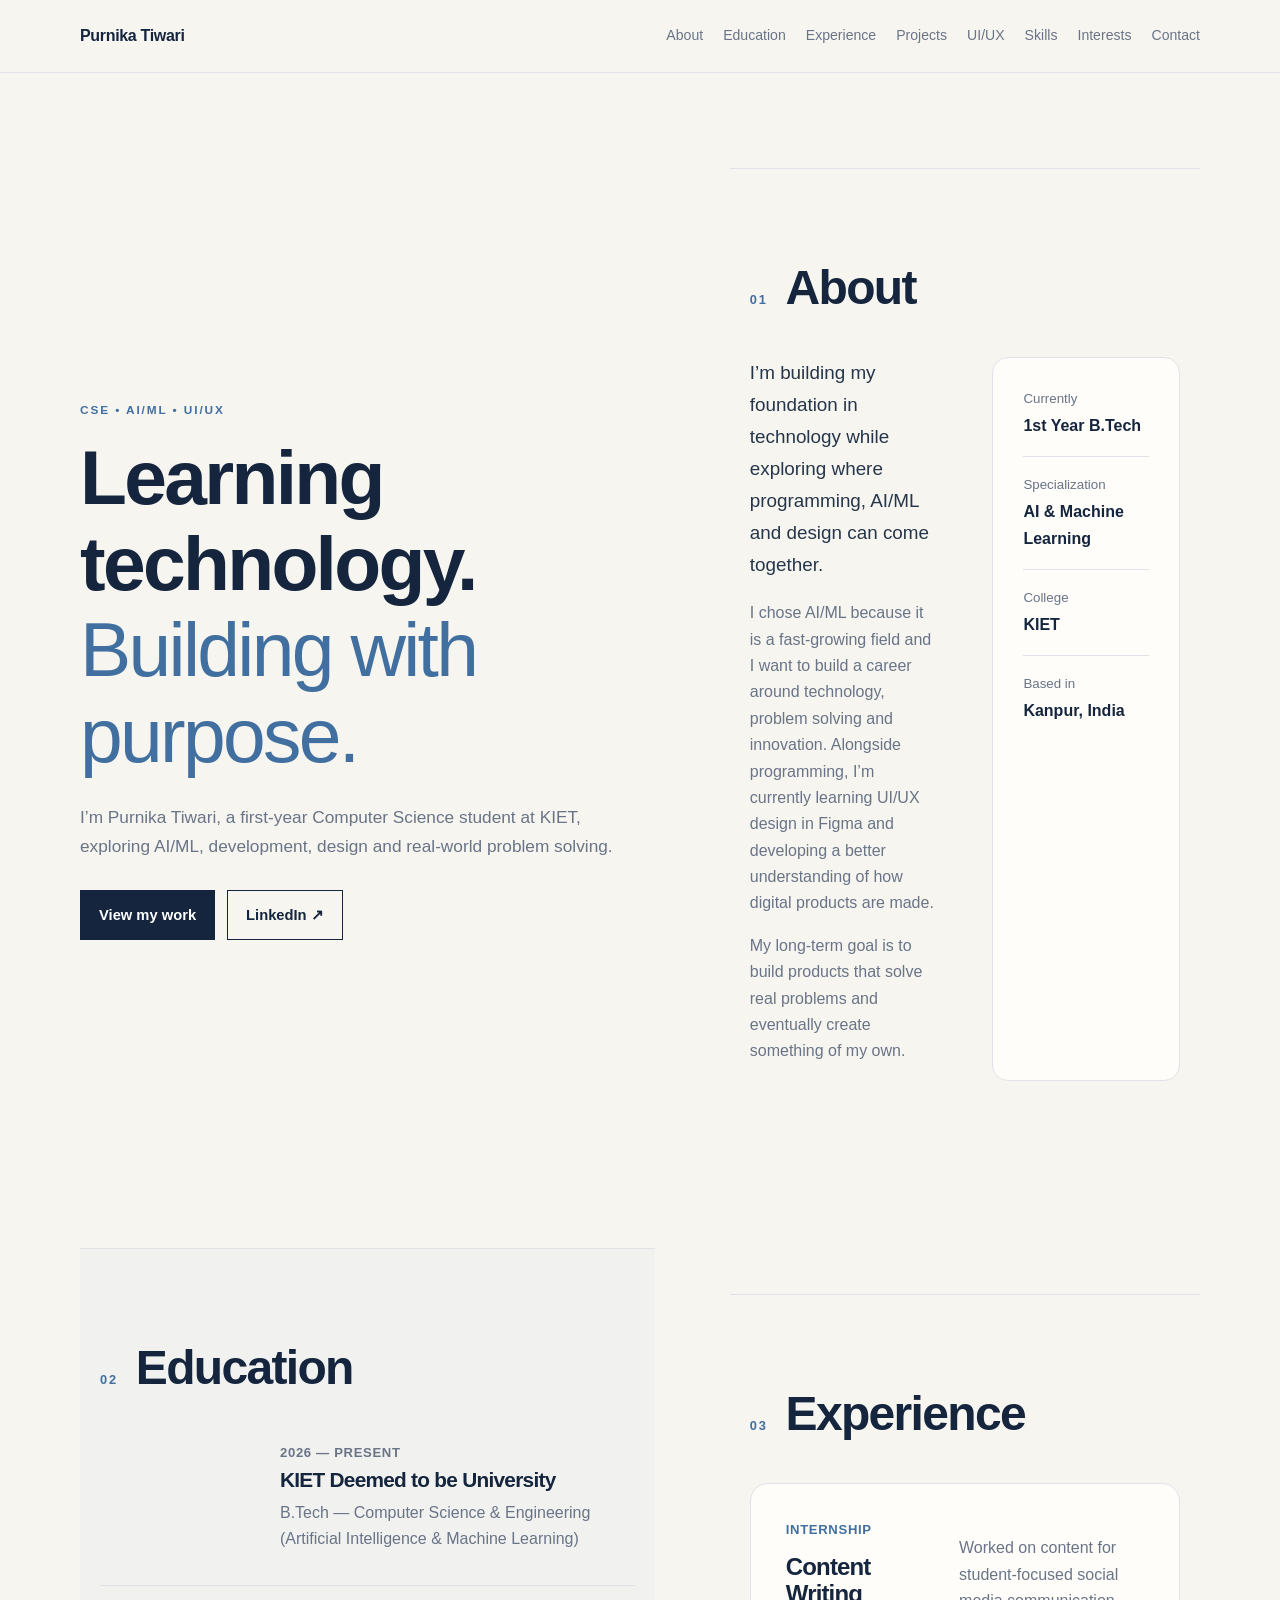
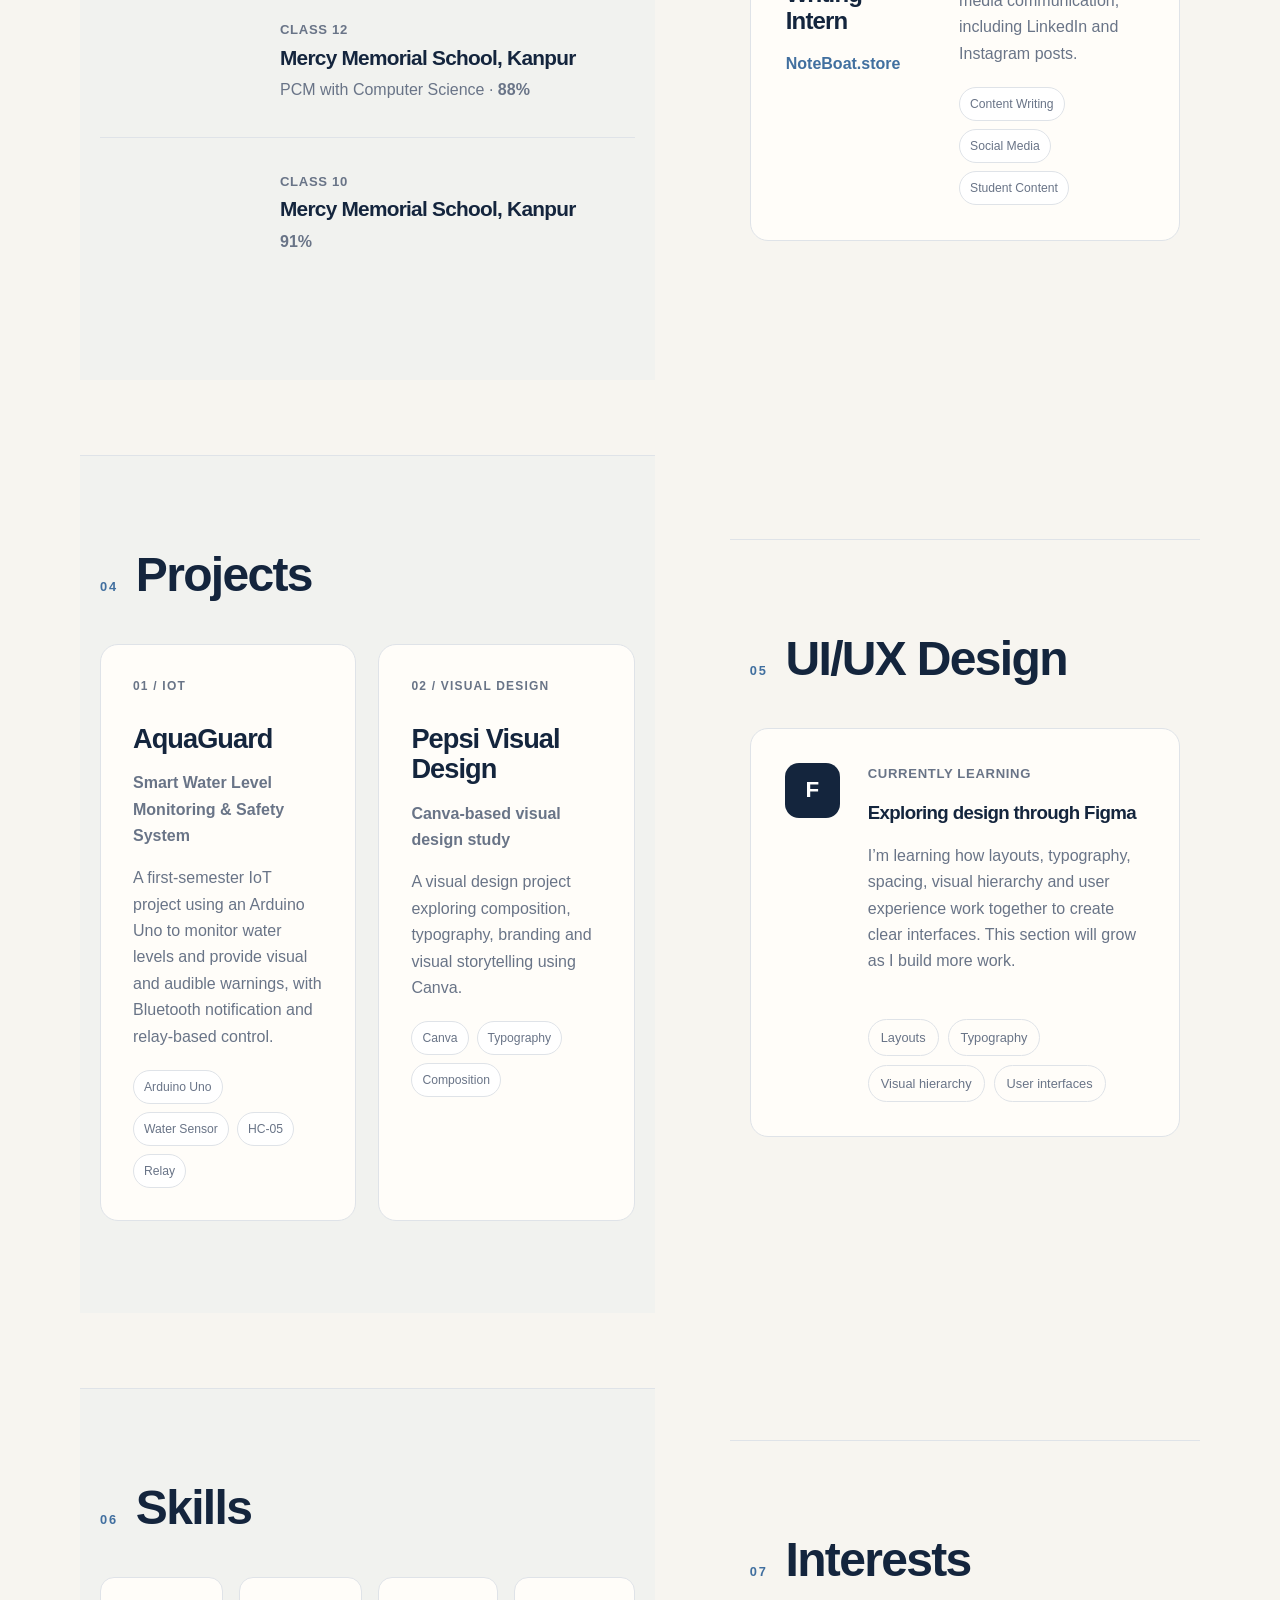
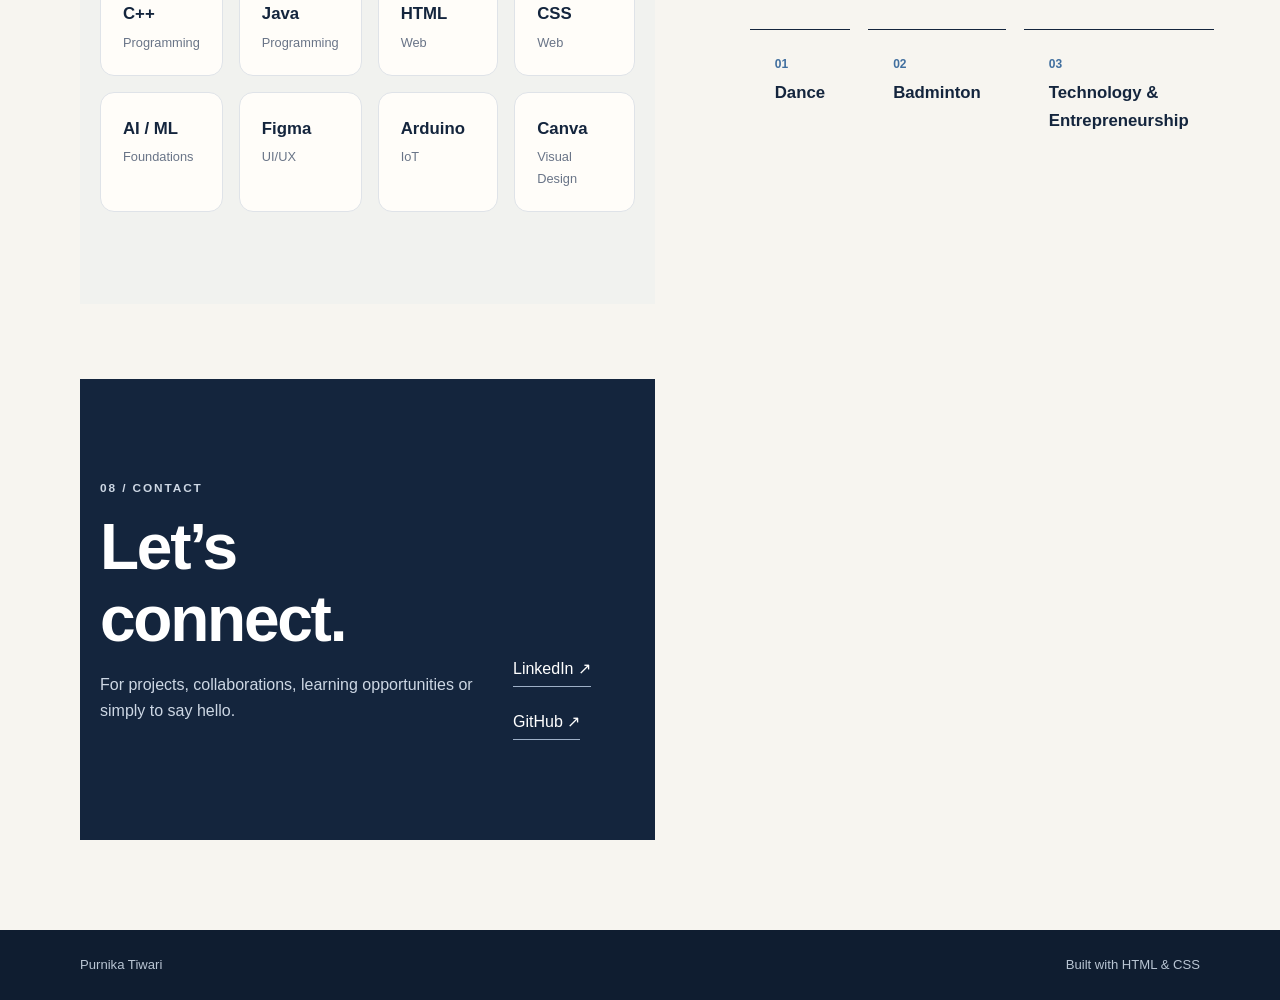
<file: index.html>
<!DOCTYPE html>
<html lang="en">
<head>
  <meta charset="UTF-8">
  <meta name="viewport" content="width=device-width, initial-scale=1.0">

  <meta
    name="description"
    content="Portfolio of Purnika Tiwari — CSE student specializing in AI/ML, exploring development, UI/UX and IoT."
  >

  <title>Purnika Tiwari | CSE • AI/ML • UI/UX</title>

  <link rel="stylesheet" href="style.css">
</head>

<body>

<header class="site-header">
  <div class="container nav">

    <a class="brand" href="#home">
      Purnika Tiwari
    </a>

    <nav aria-label="Main navigation">
      <a href="#about">About</a>
      <a href="#education">Education</a>
      <a href="#experience">Experience</a>
      <a href="#projects">Projects</a>
      <a href="#uiux">UI/UX</a>
      <a href="#skills">Skills</a>
      <a href="#interests">Interests</a>
      <a href="#contact">Contact</a>
    </nav>

  </div>
</header>


<main>

  <!-- HERO -->
  <section id="home" class="hero">

    <div class="container hero-grid">

      <div class="hero-copy">

        <p class="eyebrow">
          CSE • AI/ML • UI/UX
        </p>

        <h1>
          Learning technology.<br>
          <span>Building with purpose.</span>
        </h1>

        <p class="hero-text">
          I’m Purnika Tiwari, a first-year Computer Science student at KIET,
          exploring AI/ML, development, design and real-world problem solving.
        </p>

        <div class="hero-actions">

          <a class="button primary" href="#projects">
            View my work
          </a>

          <a
            class="button secondary"
            href="https://www.linkedin.com/in/purnika-tiwari-0a74813b6"
            target="_blank"
            rel="noopener"
          >
            LinkedIn ↗
          </a>

        </div>

      </div>


      


  <!-- ABOUT -->
  <section id="about" class="section">

    <div class="container">

      <div class="section-heading">
        <span>01</span>
        <h2>About</h2>
      </div>

      <div class="about-grid">

        <div>

          <p class="lead">
            I’m building my foundation in technology while exploring where
            programming, AI/ML and design can come together.
          </p>

          <p>
            I chose AI/ML because it is a fast-growing field and I want to
            build a career around technology, problem solving and innovation.
            Alongside programming, I’m currently learning UI/UX design in
            Figma and developing a better understanding of how digital
            products are made.
          </p>

          <p>
            My long-term goal is to build products that solve real problems
            and eventually create something of my own.
          </p>

        </div>


        <aside class="info-card">

          <div>
            <small>Currently</small>
            <strong>1st Year B.Tech</strong>
          </div>

          <div>
            <small>Specialization</small>
            <strong>AI & Machine Learning</strong>
          </div>

          <div>
            <small>College</small>
            <strong>KIET</strong>
          </div>

          <div>
            <small>Based in</small>
            <strong>Kanpur, India</strong>
          </div>

        </aside>

      </div>

    </div>

  </section>


  <!-- EDUCATION -->
  <section id="education" class="section muted">

    <div class="container">

      <div class="section-heading">
        <span>02</span>
        <h2>Education</h2>
      </div>


      <div class="timeline">

        <article class="timeline-item current">

          <div class="timeline-dot"></div>

          <div class="timeline-content">

            <p class="date">
              2026 — Present
            </p>

            <h3>
              KIET Deemed to be University
            </h3>

            <p>
              B.Tech — Computer Science & Engineering
              (Artificial Intelligence & Machine Learning)
            </p>

          </div>

        </article>


        <article class="timeline-item">

          <div class="timeline-dot"></div>

          <div class="timeline-content">

            <p class="date">
              Class 12
            </p>

            <h3>
              Mercy Memorial School, Kanpur
            </h3>

            <p>
              PCM with Computer Science ·
              <strong>88%</strong>
            </p>

          </div>

        </article>


        <article class="timeline-item">

          <div class="timeline-dot"></div>

          <div class="timeline-content">

            <p class="date">
              Class 10
            </p>

            <h3>
              Mercy Memorial School, Kanpur
            </h3>

            <p>
              <strong>91%</strong>
            </p>

          </div>

        </article>

      </div>

    </div>

  </section>


  <!-- EXPERIENCE -->
  <section id="experience" class="section">

    <div class="container">

      <div class="section-heading">
        <span>03</span>
        <h2>Experience</h2>
      </div>


      <article class="experience-card">

        <div>

          <p class="date">
            Internship
          </p>

          <h3>
            Content Writing Intern
          </h3>

          <p class="company">
            NoteBoat.store
          </p>

        </div>


        <div class="experience-body">

          <p>
            Worked on content for student-focused social media communication,
            including LinkedIn and Instagram posts.
          </p>

          <div class="tags">

            <span>Content Writing</span>
            <span>Social Media</span>
            <span>Student Content</span>

          </div>

        </div>

      </article>

    </div>

  </section>


  <!-- PROJECTS -->
  <section id="projects" class="section muted">

    <div class="container">

      <div class="section-heading">
        <span>04</span>
        <h2>Projects</h2>
      </div>


      <div class="project-grid">

        <!-- PROJECT 1 -->
        <article class="project-card">

          <p class="project-number">
            01 / IoT
          </p>

          <h3>
            AquaGuard
          </h3>

          <p class="project-subtitle">
            Smart Water Level Monitoring & Safety System
          </p>

          <p>
            A first-semester IoT project using an Arduino Uno to monitor
            water levels and provide visual and audible warnings, with
            Bluetooth notification and relay-based control.
          </p>

          <div class="tags">

            <span>Arduino Uno</span>
            <span>Water Sensor</span>
            <span>HC-05</span>
            <span>Relay</span>

          </div>

        </article>


        <!-- PROJECT 2 -->
        <article class="project-card">

          <p class="project-number">
            02 / Visual Design
          </p>

          <h3>
            Pepsi Visual Design
          </h3>

          <p class="project-subtitle">
            Canva-based visual design study
          </p>

          <p>
            A visual design project exploring composition, typography,
            branding and visual storytelling using Canva.
          </p>

          <div class="tags">

            <span>Canva</span>
            <span>Typography</span>
            <span>Composition</span>

          </div>

        </article>

      </div>

    </div>

  </section>


  <!-- UI/UX -->
  <section id="uiux" class="section">

    <div class="container">

      <div class="section-heading">
        <span>05</span>
        <h2>UI/UX Design</h2>
      </div>


      <div class="uiux-card">

        <div class="uiux-mark">
          F
        </div>

        <div>

          <p class="date">
            Currently learning
          </p>

          <h3>
            Exploring design through Figma
          </h3>

          <p>
            I’m learning how layouts, typography, spacing, visual hierarchy
            and user experience work together to create clear interfaces.
            This section will grow as I build more work.
          </p>

        </div>


        <div class="uiux-list">

          <span>Layouts</span>
          <span>Typography</span>
          <span>Visual hierarchy</span>
          <span>User interfaces</span>

        </div>

      </div>

    </div>

  </section>


  <!-- SKILLS -->
  <section id="skills" class="section muted">

    <div class="container">

      <div class="section-heading">
        <span>06</span>
        <h2>Skills</h2>
      </div>


      <div class="skills-grid">

        <div class="skill">
          <strong>C++</strong>
          <span>Programming</span>
        </div>

        <div class="skill">
          <strong>Java</strong>
          <span>Programming</span>
        </div>

        <div class="skill">
          <strong>HTML</strong>
          <span>Web</span>
        </div>

        <div class="skill">
          <strong>CSS</strong>
          <span>Web</span>
        </div>

        <div class="skill">
          <strong>AI / ML</strong>
          <span>Foundations</span>
        </div>

        <div class="skill">
          <strong>Figma</strong>
          <span>UI/UX</span>
        </div>

        <div class="skill">
          <strong>Arduino</strong>
          <span>IoT</span>
        </div>

        <div class="skill">
          <strong>Canva</strong>
          <span>Visual Design</span>
        </div>

      </div>

    </div>

  </section>


  <!-- INTERESTS -->
  <section id="interests" class="section">

    <div class="container">

      <div class="section-heading">
        <span>07</span>
        <h2>Interests</h2>
      </div>


      <div class="interest-row">

        <div>
          <span>01</span>
          <strong>Dance</strong>
        </div>

        <div>
          <span>02</span>
          <strong>Badminton</strong>
        </div>

        <div>
          <span>03</span>
          <strong>Technology & Entrepreneurship</strong>
        </div>

      </div>

    </div>

  </section>


  <!-- CONTACT -->
  <section id="contact" class="contact-section">

    <div class="container contact-inner">

      <div>

        <p class="eyebrow">
          08 / CONTACT
        </p>

        <h2>
          Let’s connect.
        </h2>

        <p>
          For projects, collaborations, learning opportunities
          or simply to say hello.
        </p>

      </div>


      <div class="contact-links">

        <a
          href="https://www.linkedin.com/in/purnika-tiwari-0a74813b6"
          target="_blank"
          rel="noopener"
        >
          LinkedIn ↗
        </a>

        <a
          href="https://github.com/YOUR_GITHUB_USERNAME"
          target="_blank"
          rel="noopener"
        >
          GitHub ↗
        </a>

      </div>

    </div>

  </section>

</main>


<footer>

  <div class="container footer-inner">

    <span>
      Purnika Tiwari
    </span>

    <span>
      Built with HTML & CSS
    </span>

  </div>

</footer>


</body>
</html>
</file>
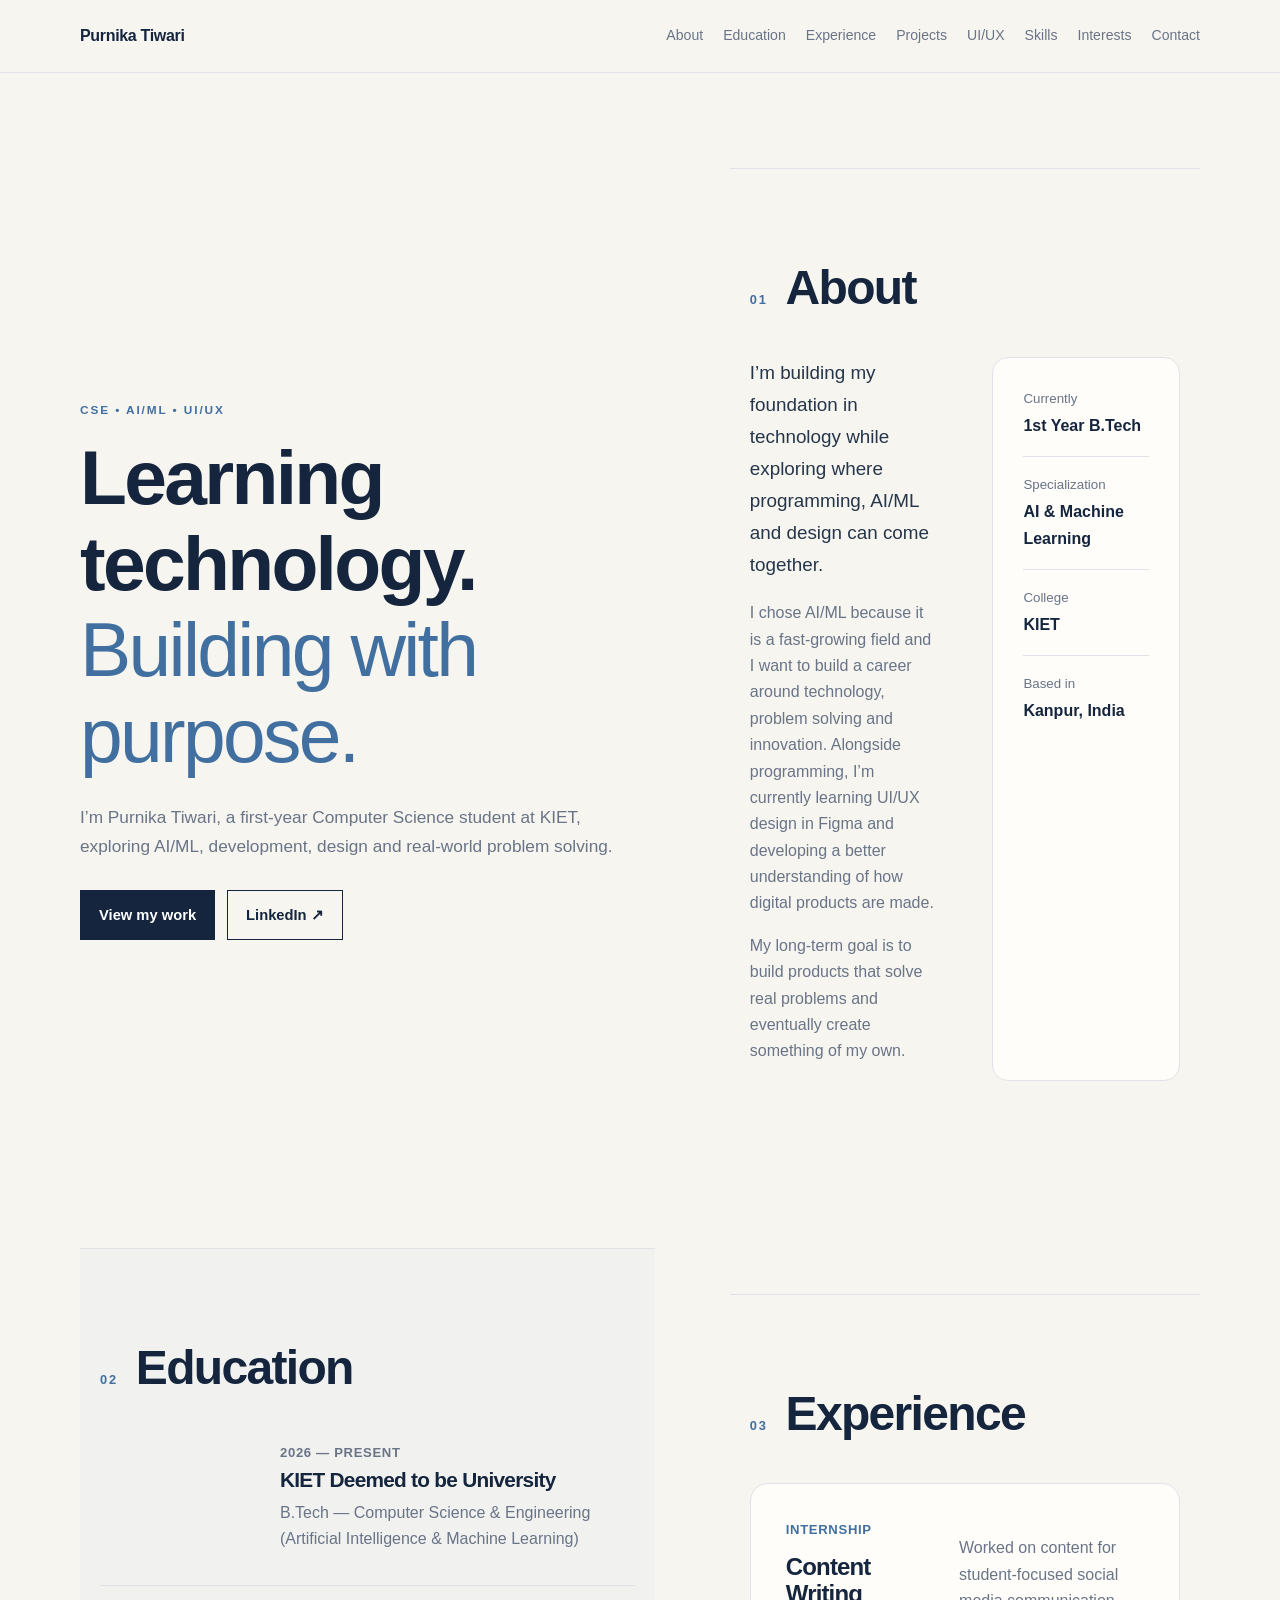
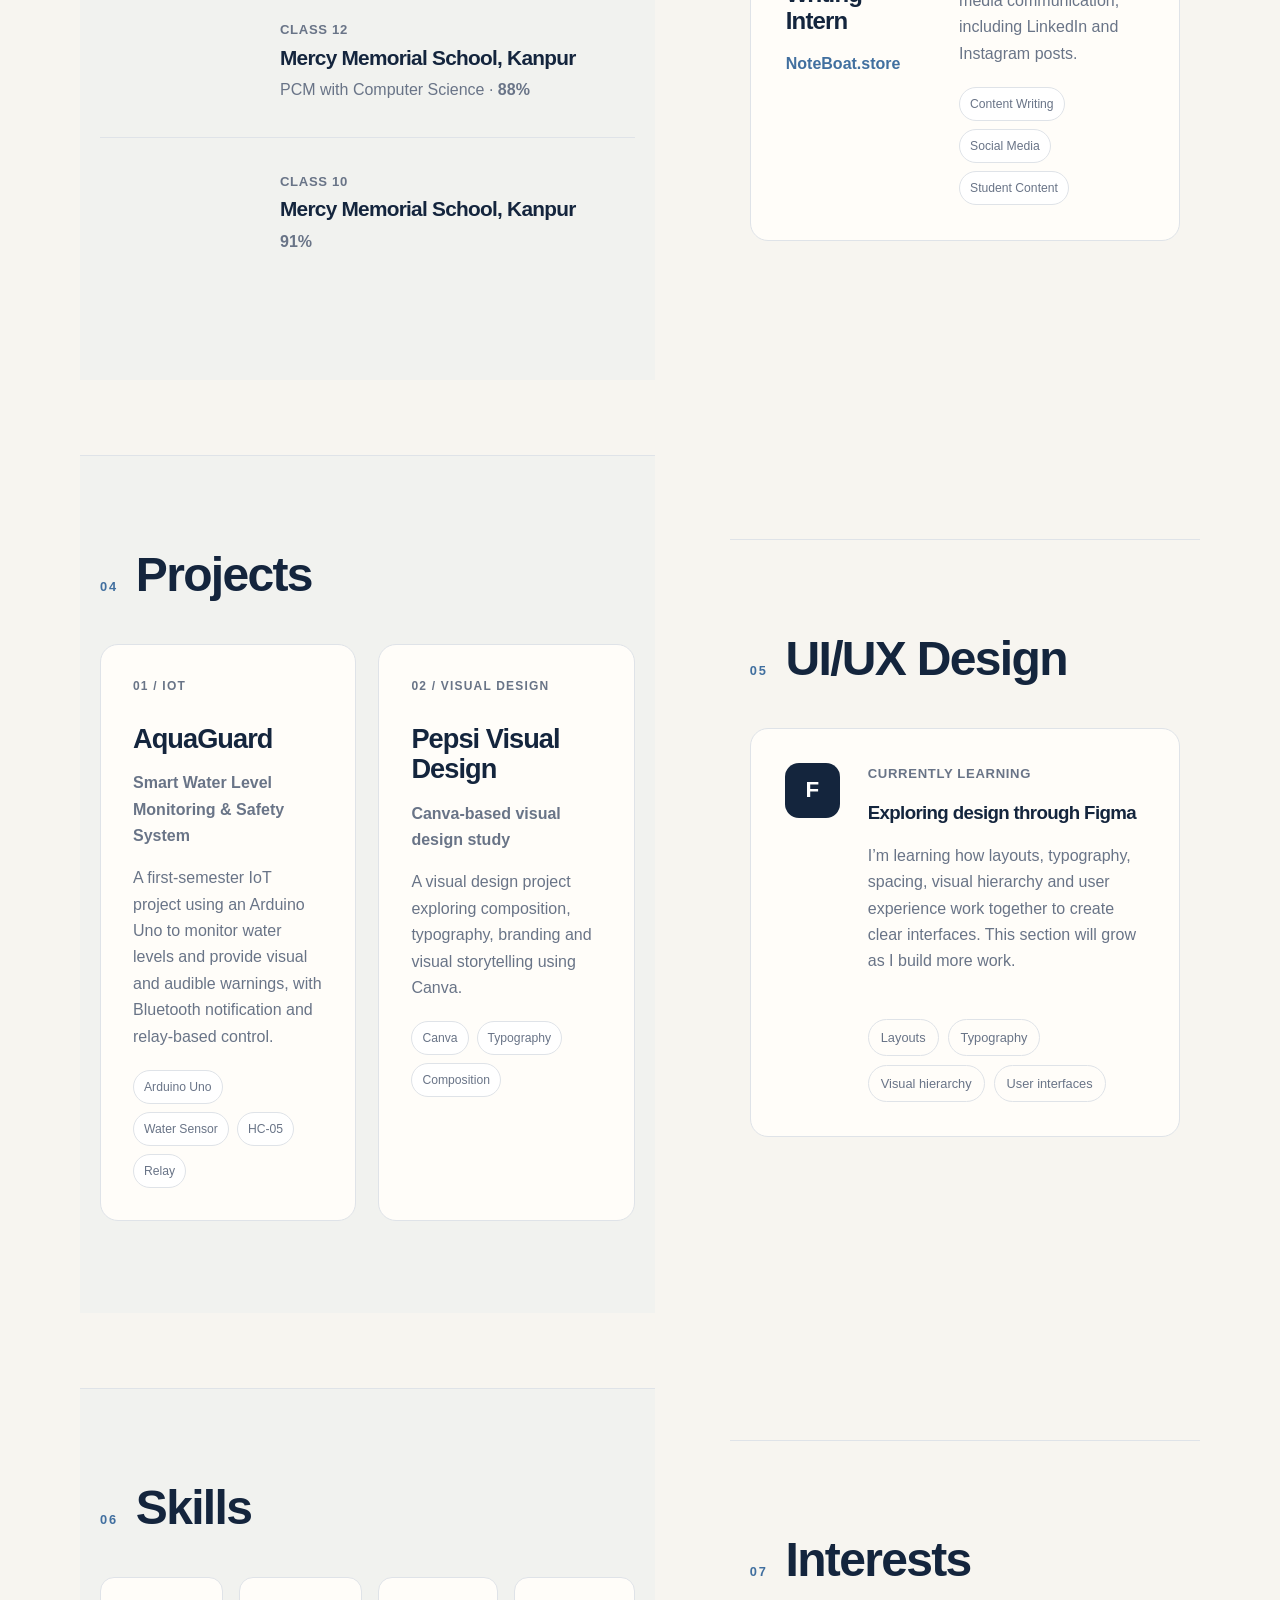
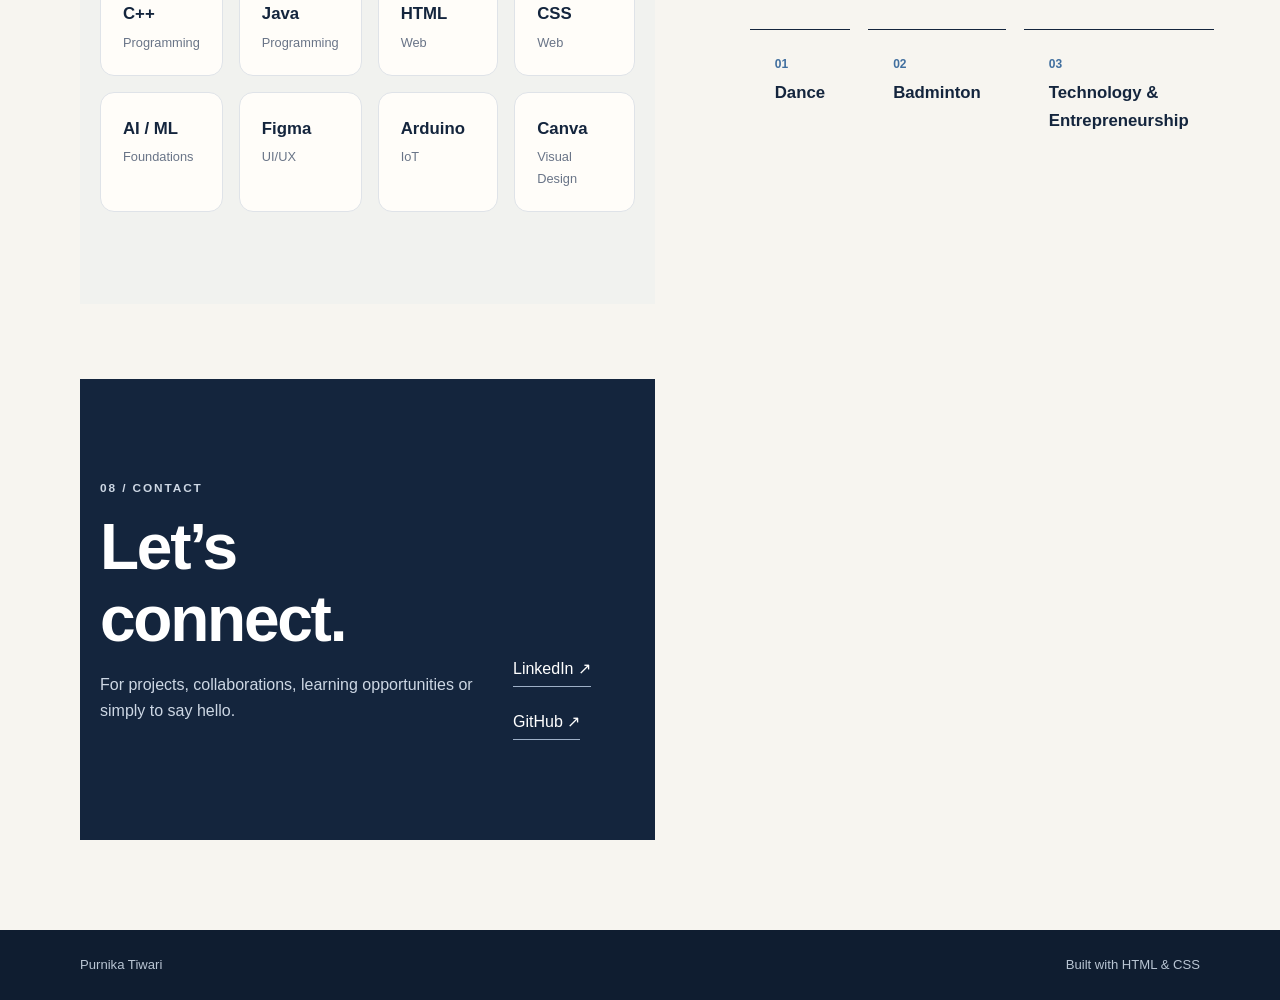
<file: portfolio.html>
<!DOCTYPE html>
<html lang="en">
<head>
  <meta charset="UTF-8">
  <meta name="viewport" content="width=device-width, initial-scale=1.0">

  <meta
    name="description"
    content="Portfolio of Purnika Tiwari — CSE student specializing in AI/ML, exploring development, UI/UX and IoT."
  >

  <title>Purnika Tiwari | CSE • AI/ML • UI/UX</title>

  <link rel="stylesheet" href="style.css">
</head>

<body>

<header class="site-header">
  <div class="container nav">

    <a class="brand" href="#home">
      Purnika Tiwari
    </a>

    <nav aria-label="Main navigation">
      <a href="#about">About</a>
      <a href="#education">Education</a>
      <a href="#experience">Experience</a>
      <a href="#projects">Projects</a>
      <a href="#uiux">UI/UX</a>
      <a href="#skills">Skills</a>
      <a href="#interests">Interests</a>
      <a href="#contact">Contact</a>
    </nav>

  </div>
</header>


<main>

  <!-- HERO -->
  <section id="home" class="hero">

    <div class="container hero-grid">

      <div class="hero-copy">

        <p class="eyebrow">
          CSE • AI/ML • UI/UX
        </p>

        <h1>
          Learning technology.<br>
          <span>Building with purpose.</span>
        </h1>

        <p class="hero-text">
          I’m Purnika Tiwari, a first-year Computer Science student at KIET,
          exploring AI/ML, development, design and real-world problem solving.
        </p>

        <div class="hero-actions">

          <a class="button primary" href="#projects">
            View my work
          </a>

          <a
            class="button secondary"
            href="https://www.linkedin.com/in/purnika-tiwari-0a74813b6"
            target="_blank"
            rel="noopener"
          >
            LinkedIn ↗
          </a>

        </div>

      </div>


      


  <!-- ABOUT -->
  <section id="about" class="section">

    <div class="container">

      <div class="section-heading">
        <span>01</span>
        <h2>About</h2>
      </div>

      <div class="about-grid">

        <div>

          <p class="lead">
            I’m building my foundation in technology while exploring where
            programming, AI/ML and design can come together.
          </p>

          <p>
            I chose AI/ML because it is a fast-growing field and I want to
            build a career around technology, problem solving and innovation.
            Alongside programming, I’m currently learning UI/UX design in
            Figma and developing a better understanding of how digital
            products are made.
          </p>

          <p>
            My long-term goal is to build products that solve real problems
            and eventually create something of my own.
          </p>

        </div>


        <aside class="info-card">

          <div>
            <small>Currently</small>
            <strong>1st Year B.Tech</strong>
          </div>

          <div>
            <small>Specialization</small>
            <strong>AI & Machine Learning</strong>
          </div>

          <div>
            <small>College</small>
            <strong>KIET</strong>
          </div>

          <div>
            <small>Based in</small>
            <strong>Kanpur, India</strong>
          </div>

        </aside>

      </div>

    </div>

  </section>


  <!-- EDUCATION -->
  <section id="education" class="section muted">

    <div class="container">

      <div class="section-heading">
        <span>02</span>
        <h2>Education</h2>
      </div>


      <div class="timeline">

        <article class="timeline-item current">

          <div class="timeline-dot"></div>

          <div class="timeline-content">

            <p class="date">
              2026 — Present
            </p>

            <h3>
              KIET Deemed to be University
            </h3>

            <p>
              B.Tech — Computer Science & Engineering
              (Artificial Intelligence & Machine Learning)
            </p>

          </div>

        </article>


        <article class="timeline-item">

          <div class="timeline-dot"></div>

          <div class="timeline-content">

            <p class="date">
              Class 12
            </p>

            <h3>
              Mercy Memorial School, Kanpur
            </h3>

            <p>
              PCM with Computer Science ·
              <strong>88%</strong>
            </p>

          </div>

        </article>


        <article class="timeline-item">

          <div class="timeline-dot"></div>

          <div class="timeline-content">

            <p class="date">
              Class 10
            </p>

            <h3>
              Mercy Memorial School, Kanpur
            </h3>

            <p>
              <strong>91%</strong>
            </p>

          </div>

        </article>

      </div>

    </div>

  </section>


  <!-- EXPERIENCE -->
  <section id="experience" class="section">

    <div class="container">

      <div class="section-heading">
        <span>03</span>
        <h2>Experience</h2>
      </div>


      <article class="experience-card">

        <div>

          <p class="date">
            Internship
          </p>

          <h3>
            Content Writing Intern
          </h3>

          <p class="company">
            NoteBoat.store
          </p>

        </div>


        <div class="experience-body">

          <p>
            Worked on content for student-focused social media communication,
            including LinkedIn and Instagram posts.
          </p>

          <div class="tags">

            <span>Content Writing</span>
            <span>Social Media</span>
            <span>Student Content</span>

          </div>

        </div>

      </article>

    </div>

  </section>


  <!-- PROJECTS -->
  <section id="projects" class="section muted">

    <div class="container">

      <div class="section-heading">
        <span>04</span>
        <h2>Projects</h2>
      </div>


      <div class="project-grid">

        <!-- PROJECT 1 -->
        <article class="project-card">

          <p class="project-number">
            01 / IoT
          </p>

          <h3>
            AquaGuard
          </h3>

          <p class="project-subtitle">
            Smart Water Level Monitoring & Safety System
          </p>

          <p>
            A first-semester IoT project using an Arduino Uno to monitor
            water levels and provide visual and audible warnings, with
            Bluetooth notification and relay-based control.
          </p>

          <div class="tags">

            <span>Arduino Uno</span>
            <span>Water Sensor</span>
            <span>HC-05</span>
            <span>Relay</span>

          </div>

        </article>


        <!-- PROJECT 2 -->
        <article class="project-card">

          <p class="project-number">
            02 / Visual Design
          </p>

          <h3>
            Pepsi Visual Design
          </h3>

          <p class="project-subtitle">
            Canva-based visual design study
          </p>

          <p>
            A visual design project exploring composition, typography,
            branding and visual storytelling using Canva.
          </p>

          <div class="tags">

            <span>Canva</span>
            <span>Typography</span>
            <span>Composition</span>

          </div>

        </article>

      </div>

    </div>

  </section>


  <!-- UI/UX -->
  <section id="uiux" class="section">

    <div class="container">

      <div class="section-heading">
        <span>05</span>
        <h2>UI/UX Design</h2>
      </div>


      <div class="uiux-card">

        <div class="uiux-mark">
          F
        </div>

        <div>

          <p class="date">
            Currently learning
          </p>

          <h3>
            Exploring design through Figma
          </h3>

          <p>
            I’m learning how layouts, typography, spacing, visual hierarchy
            and user experience work together to create clear interfaces.
            This section will grow as I build more work.
          </p>

        </div>


        <div class="uiux-list">

          <span>Layouts</span>
          <span>Typography</span>
          <span>Visual hierarchy</span>
          <span>User interfaces</span>

        </div>

      </div>

    </div>

  </section>


  <!-- SKILLS -->
  <section id="skills" class="section muted">

    <div class="container">

      <div class="section-heading">
        <span>06</span>
        <h2>Skills</h2>
      </div>


      <div class="skills-grid">

        <div class="skill">
          <strong>C++</strong>
          <span>Programming</span>
        </div>

        <div class="skill">
          <strong>Java</strong>
          <span>Programming</span>
        </div>

        <div class="skill">
          <strong>HTML</strong>
          <span>Web</span>
        </div>

        <div class="skill">
          <strong>CSS</strong>
          <span>Web</span>
        </div>

        <div class="skill">
          <strong>AI / ML</strong>
          <span>Foundations</span>
        </div>

        <div class="skill">
          <strong>Figma</strong>
          <span>UI/UX</span>
        </div>

        <div class="skill">
          <strong>Arduino</strong>
          <span>IoT</span>
        </div>

        <div class="skill">
          <strong>Canva</strong>
          <span>Visual Design</span>
        </div>

      </div>

    </div>

  </section>


  <!-- INTERESTS -->
  <section id="interests" class="section">

    <div class="container">

      <div class="section-heading">
        <span>07</span>
        <h2>Interests</h2>
      </div>


      <div class="interest-row">

        <div>
          <span>01</span>
          <strong>Dance</strong>
        </div>

        <div>
          <span>02</span>
          <strong>Badminton</strong>
        </div>

        <div>
          <span>03</span>
          <strong>Technology & Entrepreneurship</strong>
        </div>

      </div>

    </div>

  </section>


  <!-- CONTACT -->
  <section id="contact" class="contact-section">

    <div class="container contact-inner">

      <div>

        <p class="eyebrow">
          08 / CONTACT
        </p>

        <h2>
          Let’s connect.
        </h2>

        <p>
          For projects, collaborations, learning opportunities
          or simply to say hello.
        </p>

      </div>


      <div class="contact-links">

        <a
          href="https://www.linkedin.com/in/purnika-tiwari-0a74813b6"
          target="_blank"
          rel="noopener"
        >
          LinkedIn ↗
        </a>

        <a
          href="https://github.com/YOUR_GITHUB_USERNAME"
          target="_blank"
          rel="noopener"
        >
          GitHub ↗
        </a>

      </div>

    </div>

  </section>

</main>


<footer>

  <div class="container footer-inner">

    <span>
      Purnika Tiwari
    </span>

    <span>
      Built with HTML & CSS
    </span>

  </div>

</footer>


</body>
</html>
</file>
<file: style.css>
/* =========================================
   VARIABLES
========================================= */

:root {

    --bg: #f7f5f0;
    --paper: #fffdf9;

    --navy: #14253d;
    --text: #26364a;

    --muted: #697487;

    --accent: #416f9f;

    --line: #dfe3e8;

    --shadow:
        0 18px 45px rgba(20, 37, 61, 0.10);
}



/* =========================================
   RESET
========================================= */

* {
    box-sizing: border-box;
}

html {
    scroll-behavior: smooth;
}

body {

    margin: 0;

    background: var(--bg);

    color: var(--text);

    font-family:
        Inter,
        Arial,
        Helvetica,
        sans-serif;

    line-height: 1.65;
}

a {
    color: inherit;
    text-decoration: none;
}

.container {

    width: min(
        1120px,
        calc(100% - 40px)
    );

    margin: auto;
}



/* =========================================
   HEADER
========================================= */

.site-header {

    position: sticky;

    top: 0;

    z-index: 100;

    background:
        rgba(247, 245, 240, 0.94);

    backdrop-filter: blur(10px);

    border-bottom:
        1px solid var(--line);
}

.nav {

    min-height: 72px;

    display: flex;

    align-items: center;

    justify-content: space-between;

    gap: 25px;
}

.brand {

    color: var(--navy);

    font-size: 1rem;

    font-weight: 700;

    letter-spacing: -0.02em;
}

nav {

    display: flex;

    align-items: center;

    justify-content: flex-end;

    gap: 20px;

    flex-wrap: wrap;
}

nav a {

    color: var(--muted);

    font-size: 0.88rem;

    transition:
        color 0.2s ease;
}

nav a:hover {
    color: var(--navy);
}



/* =========================================
   HERO
========================================= */

.hero {

    padding:
        95px 0 90px;
}

.hero-grid {

    display: grid;

    grid-template-columns:
        1.1fr 0.9fr;

    align-items: center;

    gap: 75px;
}

.eyebrow {

    margin:
        0 0 14px;

    color: var(--accent);

    font-size: 0.74rem;

    font-weight: 700;

    letter-spacing: 0.16em;

    text-transform: uppercase;
}

h1,
h2,
h3 {

    color: var(--navy);

    line-height: 1.12;

    letter-spacing: -0.035em;
}

h1 {

    margin:
        0 0 25px;

    font-size:
        clamp(3rem, 6vw, 5.3rem);
}

h1 span {

    color: var(--accent);

    font-weight: 500;
}

.hero-text {

    max-width: 650px;

    margin:
        0 0 30px;

    color: var(--muted);

    font-size: 1.08rem;
}



/* =========================================
   BUTTONS
========================================= */

.hero-actions {

    display: flex;

    gap: 12px;

    flex-wrap: wrap;
}

.button {

    display: inline-flex;

    align-items: center;

    padding:
        12px 18px;

    border:
        1px solid var(--navy);

    font-size: 0.92rem;

    font-weight: 600;

    transition:
        transform 0.2s ease,
        background 0.2s ease;
}

.button:hover {

    transform:
        translateY(-2px);
}

.button.primary {

    background: var(--navy);

    color: white;
}

.button.secondary {

    background: transparent;

    color: var(--navy);
}



/* =========================================
   PROFESSIONAL PHOTO
========================================= */

.portrait-wrap {

    display: flex;

    flex-direction: column;

    align-items: center;
}

.portrait {

    width:
        min(100%, 390px);

    aspect-ratio:
        1 / 1.08;

    overflow: hidden;

    background: #eee;

    border:
        1px solid var(--line);

    border-radius: 24px;

    box-shadow:
        var(--shadow);
}

.portrait img {

    width: 100%;

    height: 100%;

    display: block;

    object-fit: cover;
}

.portrait-note {

    margin:
        14px 0 0;

    color: var(--muted);

    font-size: 0.82rem;

    text-align: center;
}



/* =========================================
   SECTIONS
========================================= */

.section {

    padding:
        92px 0;

    border-top:
        1px solid var(--line);
}

.section.muted {

    background:
        #f1f2ef;
}

.section-heading {

    display: flex;

    align-items: baseline;

    gap: 18px;

    margin-bottom: 42px;
}

.section-heading span {

    color: var(--accent);

    font-size: 0.8rem;

    font-weight: 700;

    letter-spacing: 0.14em;
}

.section-heading h2 {

    margin: 0;

    font-size:
        clamp(2rem, 4vw, 3rem);
}



/* =========================================
   ABOUT
========================================= */

.about-grid {

    display: grid;

    grid-template-columns:
        1fr 1fr;

    gap: 55px;
}

.about-grid p {

    color: var(--muted);
}

.about-grid .lead {

    margin-top: 0;

    color: var(--text);

    font-size: 1.18rem;

    line-height: 1.7;
}



/* =========================================
   INFO CARD
========================================= */

.info-card {

    padding: 30px;

    background:
        var(--paper);

    border:
        1px solid var(--line);

    border-radius: 16px;
}

.info-card div {

    display: flex;

    flex-direction: column;

    padding: 17px 0;

    border-bottom:
        1px solid var(--line);
}

.info-card div:first-child {
    padding-top: 0;
}

.info-card div:last-child {

    padding-bottom: 0;

    border-bottom: 0;
}

.info-card small {

    margin-bottom: 3px;

    color: var(--muted);
}

.info-card strong {

    color: var(--navy);
}



/* =========================================
   TIMELINE
========================================= */

.timeline {

    display: grid;

    gap: 0;
}

.timeline-item {

    display: grid;

    grid-template-columns:
        150px 1fr;

    gap: 30px;

    padding:
        28px 0;

    border-bottom:
        1px solid var(--line);
}

.timeline-item:first-child {
    padding-top: 0;
}

.timeline-item:last-child {
    border-bottom: 0;
}

.timeline-date {

    color: var(--accent);

    font-size: 0.82rem;

    font-weight: 700;

    text-transform: uppercase;

    letter-spacing: 0.05em;
}

.timeline-content h3 {

    margin:
        0 0 8px;

    font-size: 1.3rem;
}

.timeline-content p {

    margin:
        5px 0;

    color: var(--muted);
}

.timeline-content .highlight {

    color: var(--accent);

    font-weight: 600;
}



/* =========================================
   EXPERIENCE
========================================= */

.experience-card {

    display: grid;

    grid-template-columns:
        0.8fr 1.2fr;

    gap: 50px;

    padding: 35px;

    background:
        var(--paper);

    border:
        1px solid var(--line);

    border-radius: 18px;
}

.date {

    margin-top: 0;

    color: var(--accent);

    font-size: 0.82rem;

    font-weight: 700;

    text-transform: uppercase;

    letter-spacing: 0.05em;
}

.experience-card h3 {

    margin:
        10px 0 5px;

    font-size: 1.5rem;
}

.company {

    color: var(--accent);

    font-weight: 600;
}

.experience-body {

    color: var(--muted);
}



/* =========================================
   PROJECTS
========================================= */

.project-grid {

    display: grid;

    grid-template-columns:
        repeat(2, 1fr);

    gap: 22px;
}

.project-card {

    padding: 32px;

    background:
        var(--paper);

    border:
        1px solid var(--line);

    border-radius: 18px;

    transition:
        transform 0.2s ease,
        box-shadow 0.2s ease;
}

.project-card:hover {

    transform:
        translateY(-4px);

    box-shadow:
        var(--shadow);
}

.project-number {

    margin-top: 0;

    color: var(--accent);

    font-size: 0.75rem;

    font-weight: 700;

    letter-spacing: 0.1em;

    text-transform: uppercase;
}

.project-card h3 {

    margin-bottom: 8px;

    font-size: 1.7rem;
}

.project-subtitle {

    color: var(--accent);

    font-weight: 600;
}

.project-card p {

    color: var(--muted);
}



/* =========================================
   TAGS
========================================= */

.tags {

    display: flex;

    flex-wrap: wrap;

    gap: 8px;

    margin-top: 20px;
}

.tags span {

    padding:
        6px 10px;

    background: white;

    border:
        1px solid var(--line);

    border-radius: 999px;

    color: var(--muted);

    font-size: 0.76rem;
}



/* =========================================
   UI/UX
========================================= */

.uiux-card {

    display: grid;

    grid-template-columns:
        auto 1fr;

    gap: 28px;

    align-items: start;

    padding: 34px;

    background:
        var(--paper);

    border:
        1px solid var(--line);

    border-radius: 18px;
}

.uiux-mark {

    width: 55px;

    height: 55px;

    display: grid;

    place-items: center;

    background:
        var(--navy);

    border-radius: 14px;

    color: white;

    font-size: 1.4rem;

    font-weight: 700;
}

.uiux-card p {

    color: var(--muted);
}

.uiux-list {

    grid-column: 2;

    display: flex;

    flex-wrap: wrap;

    gap: 9px;
}

.uiux-list span {

    padding:
        7px 12px;

    border:
        1px solid var(--line);

    border-radius: 999px;

    color: var(--muted);

    font-size: 0.8rem;
}



/* =========================================
   SKILLS
========================================= */

.skills-grid {

    display: grid;

    grid-template-columns:
        repeat(4, 1fr);

    gap: 16px;
}

.skill {

    display: flex;

    flex-direction: column;

    gap: 4px;

    padding: 22px;

    background:
        var(--paper);

    border:
        1px solid var(--line);

    border-radius: 14px;
}

.skill strong {

    color: var(--navy);

    font-size: 1.05rem;
}

.skill span {

    color: var(--muted);

    font-size: 0.8rem;
}



/* =========================================
   INTERESTS
========================================= */

.interest-row {

    display: grid;

    grid-template-columns:
        repeat(3, 1fr);

    gap: 18px;
}

.interest-row div {

    display: flex;

    flex-direction: column;

    gap: 5px;

    padding: 25px;

    border-top:
        1px solid var(--navy);
}

.interest-row span {

    color: var(--accent);

    font-size: 0.75rem;

    font-weight: 700;
}

.interest-row strong {

    color: var(--navy);

    font-size: 1.05rem;
}



/* =========================================
   CONTACT
========================================= */

.contact-section {

    padding:
        100px 0;

    background:
        var(--navy);

    color: white;
}

.contact-section h2 {

    margin:
        0 0 15px;

    color: white;

    font-size:
        clamp(2.5rem, 5vw, 4rem);
}

.contact-section p {

    color:
        #cdd7e4;
}

.contact-inner {

    display: flex;

    align-items: flex-end;

    justify-content: space-between;

    gap: 40px;
}

.contact-links {

    display: flex;

    gap: 22px;

    flex-wrap: wrap;
}

.contact-links a {

    padding-bottom: 4px;

    border-bottom:
        1px solid #9eb0c7;

    color: white;
}



/* =========================================
   FOOTER
========================================= */

footer {

    padding:
        24px 0;

    background:
        #0f1d30;

    color:
        #b9c5d3;

    font-size: 0.82rem;
}

.footer-inner {

    display: flex;

    justify-content: space-between;

    gap: 20px;
}



/* =========================================
   RESPONSIVE
========================================= */

@media (max-width: 950px) {

    .hero-grid {

        grid-template-columns: 1fr;
    }

    .portrait-wrap {

        align-items: flex-start;
    }

    .portrait {

        max-width: 390px;
    }

    .about-grid {

        grid-template-columns: 1fr;
    }

    .project-grid {

        grid-template-columns: 1fr;
    }

    .skills-grid {

        grid-template-columns:
            repeat(2, 1fr);
    }

    .interest-row {

        grid-template-columns: 1fr;
    }

    .experience-card {

        grid-template-columns: 1fr;
    }

    .contact-inner {

        align-items: flex-start;

        flex-direction: column;
    }
}



@media (max-width: 650px) {

    .container {

        width:
            calc(100% - 28px);
    }

    .nav {

        align-items: flex-start;

        flex-direction: column;

        padding:
            18px 0;
    }

    nav {

        gap:
            10px 15px;

        justify-content: flex-start;
    }

    .hero {

        padding:
            60px 0 65px;
    }

    h1 {

        font-size:
            3rem;
    }

    .section {

        padding:
            65px 0;
    }

    .timeline-item {

        grid-template-columns: 1fr;

        gap: 8px;
    }

    .skills-grid {

        grid-template-columns: 1fr;
    }

    .uiux-card {

        grid-template-columns: 1fr;
    }

    .uiux-list {

        grid-column: 1;
    }

    .footer-inner {

        flex-direction: column;
    }

}
</file>
